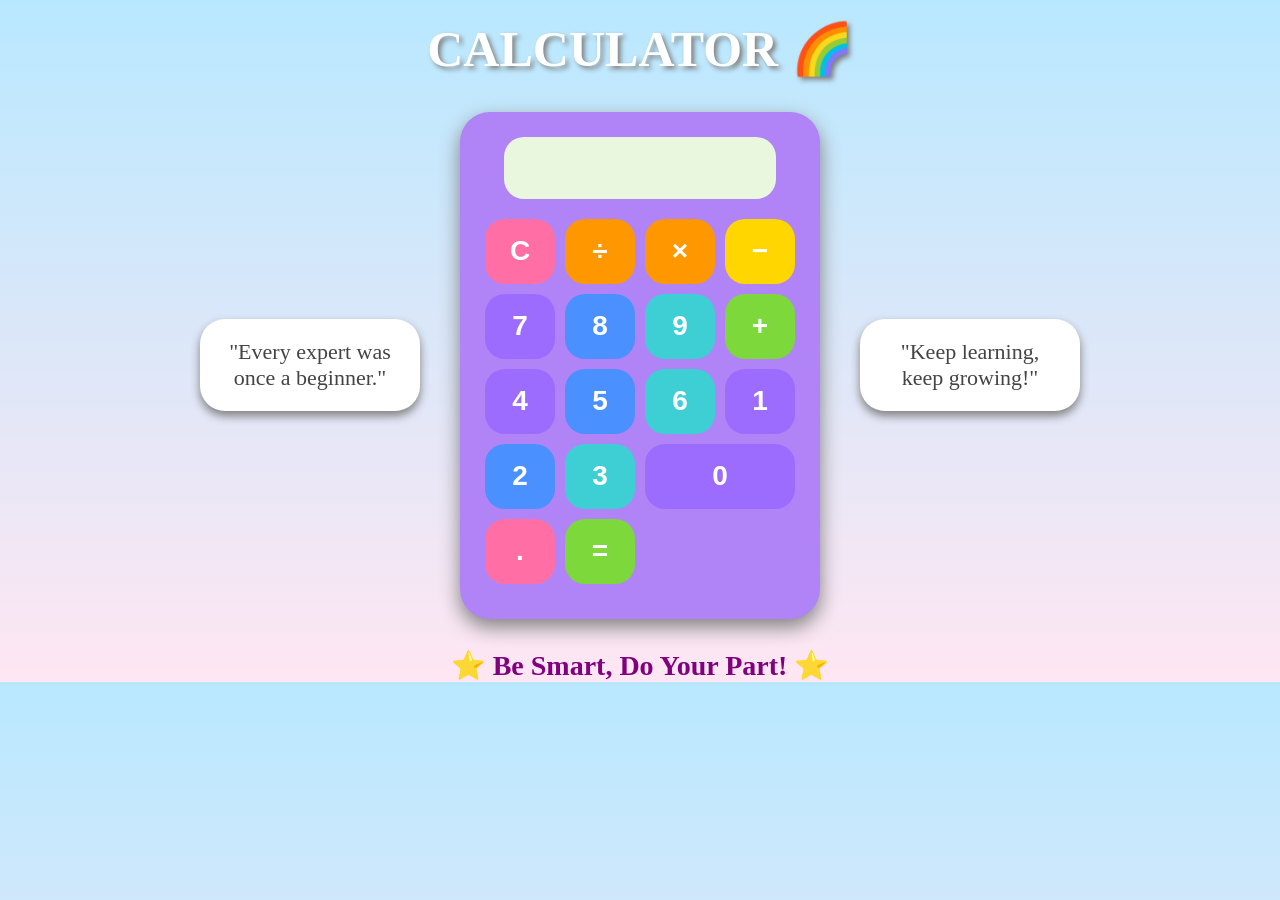
<file: calculator/index.html>
<!DOCTYPE html>
<html>
<head>
    <title>Kiddo Calculator</title>
    <link rel="stylesheet" href="style.css">
</head>
<body>

    <h1>CALCULATOR 🌈</h1>

    <div class="container">

        <div class="quote">
            "Every expert was once a beginner."
        </div>

        <div class="calculator">
            <input type="text" id="display" readonly>

            <div class="buttons">
                <button class="pink" onclick="clearDisplay()">C</button>
                <button class="orange" onclick="appendValue('/')">÷</button>
                <button class="orange" onclick="appendValue('*')">×</button>
                <button class="yellow" onclick="appendValue('-')">−</button>

                <button class="purple" onclick="appendValue('7')">7</button>
                <button class="blue" onclick="appendValue('8')">8</button>
                <button class="cyan" onclick="appendValue('9')">9</button>
                <button class="green" onclick="appendValue('+')">+</button>

                <button class="purple" onclick="appendValue('4')">4</button>
                <button class="blue" onclick="appendValue('5')">5</button>
                <button class="cyan" onclick="appendValue('6')">6</button>

                <button class="purple" onclick="appendValue('1')">1</button>
                <button class="blue" onclick="appendValue('2')">2</button>
                <button class="cyan" onclick="appendValue('3')">3</button>

                <button class="purple zero" onclick="appendValue('0')">0</button>
                <button class="pink" onclick="appendValue('.')">.</button>
                <button class="green equal" onclick="calculate()">=</button>
            </div>
        </div>

        <div class="quote">
            "Keep learning, keep growing!"
        </div>

    </div>

    <footer>
        ⭐ Be Smart, Do Your Part! ⭐
    </footer>

    <script src="script.js"></script>

</body>
</html>
</file>
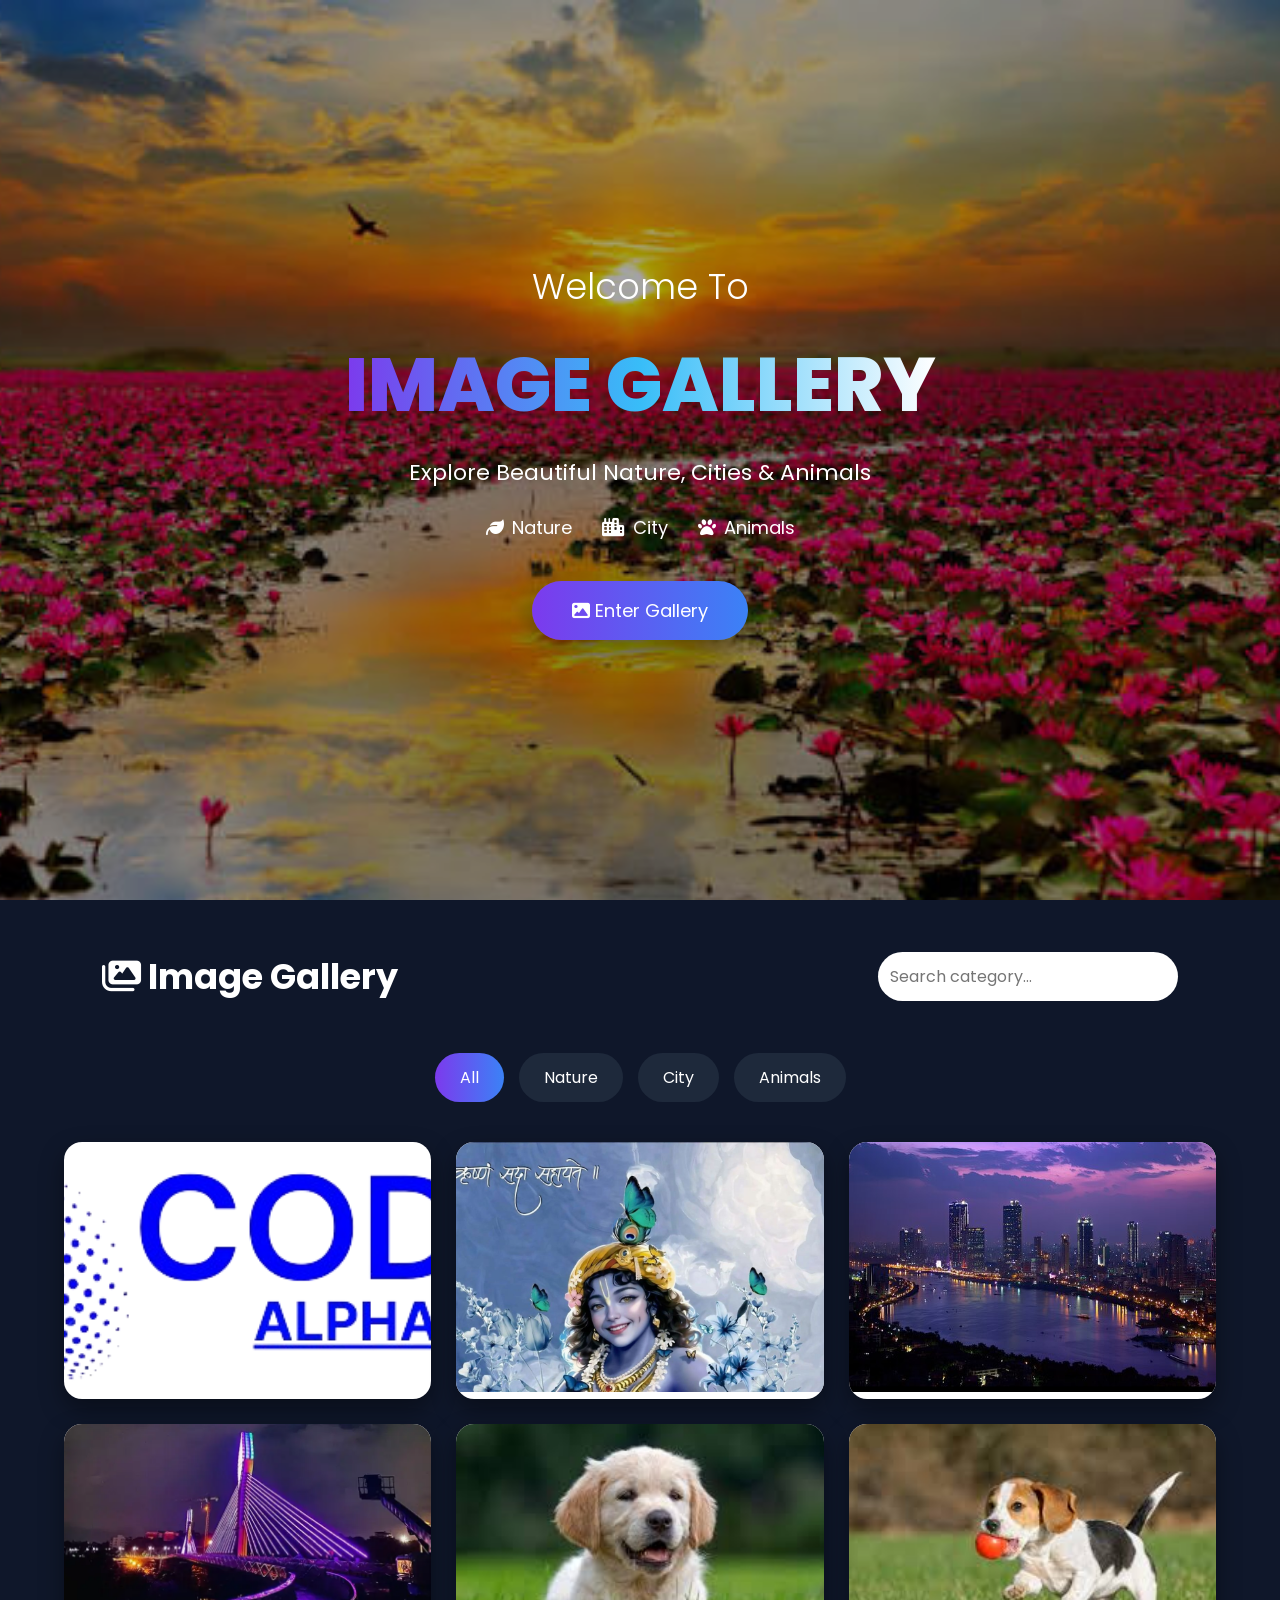
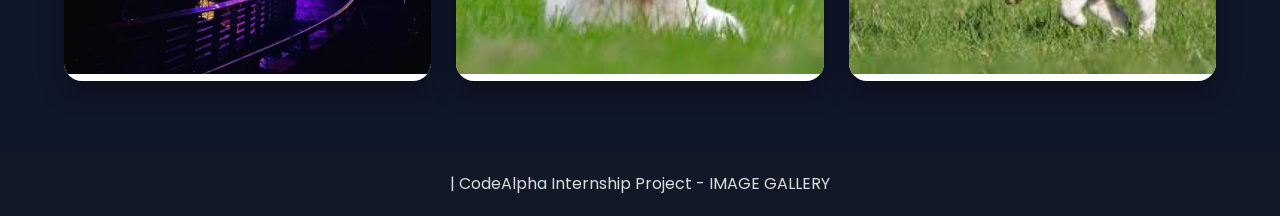
<file: CodeAlpha-ImageGalley/index.html>
<!DOCTYPE html>
<html lang="en">
<head>
    <meta charset="UTF-8">
    <meta name="viewport" content="width=device-width, initial-scale=1.0">
    <title>Modern Image Gallery</title>

    <!-- CSS -->
    <link rel="stylesheet" href="style.css">

    <!-- Font Awesome -->
    <link rel="stylesheet"
          href="https://cdnjs.cloudflare.com/ajax/libs/font-awesome/6.5.2/css/all.min.css">
</head>

<body>

<!-- ================= HERO SECTION ================= -->

<section class="hero">

    <div class="overlay"></div>

    <div class="hero-content">

        <h3>Welcome To</h3>

        <h1>IMAGE GALLERY</h1>

        <p>Explore Beautiful Nature, Cities & Animals</p>

        <div class="categories">

            <span><i class="fa-solid fa-leaf"></i> Nature</span>

            <span><i class="fa-solid fa-city"></i> City</span>

            <span><i class="fa-solid fa-paw"></i> Animals</span>

        </div>

        <button id="enterBtn">
            <i class="fa-solid fa-image"></i>
            Enter Gallery
        </button>

    </div>

</section>

<!-- ================= GALLERY SECTION ================= -->

<section id="gallerySection">

    <header>

        <h2>
            <i class="fa-solid fa-images"></i>
            Image Gallery
        </h2>

        <input
            type="text"
            id="search"
            placeholder="Search category...">

    </header>

    <!-- FILTER BUTTONS -->

    <div class="buttons">

        <button class="active" onclick="filterImages('all')">
            All
        </button>

        <button onclick="filterImages('nature')">
            Nature
        </button>

        <button onclick="filterImages('city')">
            City
        </button>

        <button onclick="filterImages('animal')">
            Animals
        </button>

    </div>

    <!-- IMAGE GALLERY -->

    <div class="gallery">

        <div class="image nature">
            <img src="images/image1.jpg"
                 alt="Nature"
                 onclick="openLightbox(0)">
            <div class="caption">
                Code Alpha
            </div>
        </div>

        <div class="image nature">
            <img src="images/krish.jpg"
                 alt="Nature"
                 onclick="openLightbox(1)">
            <div class="caption">
                Lord Krishna 
            </div>
        </div>

        <div class="image city">
            <img src="images/city1.jpg"
                 alt="City"
                 onclick="openLightbox(2)">
            <div class="caption">
                Night City
            </div>
        </div>

        <div class="image city">
            <img src="images/city2.jpg"
                 alt="City"
                 onclick="openLightbox(3)">
            <div class="caption">
                Modern Skyline
            </div>
        </div>

        <div class="image animal">
            <img src="images/animal1.jpg"
                 alt="Animal"
                 onclick="openLightbox(4)">
            <div class="caption">
                Pet
            </div>
        </div>

        <div class="image animal">
            <img src="images/animal2.jpg"
                 alt="Animal"
                 onclick="openLightbox(5)">
            <div class="caption">
                Cute Puppy
            </div>
        </div>

    </div>

</section>

<!-- ================= LIGHTBOX ================= -->

<div id="lightbox">

    <span class="close" onclick="closeLightbox()">
        &times;
    </span>

    <button class="prev" onclick="changeImage(-1)">
        &#10094;
    </button>

    <img id="lightbox-img" alt="Preview">

    <button class="next" onclick="changeImage(1)">
        &#10095;
    </button>

    <div id="counter"></div>

</div>

<!-- ================= FOOTER ================= -->

<footer>

    <p> |
        CodeAlpha Internship Project - IMAGE GALLERY
    </p>

</footer>

<!-- JavaScript -->
<script src="script.js"></script>

</body>
</html>
</file>
<file: calculator/style.css>
body {
    margin: 0;
    font-family: Comic Sans MS, cursive;
    background: linear-gradient(to bottom, #b8e8ff, #ffe6f2);
    text-align: center;
}

h1 {
    color: white;
    font-size: 50px;
    margin-top: 20px;
    text-shadow: 3px 3px 5px gray;
}

.container {
    display: flex;
    justify-content: center;
    align-items: center;
    gap: 40px;
    margin-top: 30px;
}

.quote {
    width: 180px;
    background: white;
    padding: 20px;
    border-radius: 25px;
    font-size: 22px;
    color: #444;
    box-shadow: 0 5px 10px gray;
}

.calculator {
    background: #b084f7;
    padding: 25px;
    border-radius: 30px;
    box-shadow: 0 8px 20px gray;
}

#display {
    width: 260px;
    height: 60px;
    font-size: 30px;
    text-align: right;
    border-radius: 20px;
    border: none;
    margin-bottom: 20px;
    padding-right: 10px;
    background: #eaf7df;
}

.buttons {
    display: grid;
    grid-template-columns: repeat(4, 70px);
    gap: 10px;
}

button {
    height: 65px;
    border: none;
    border-radius: 20px;
    font-size: 28px;
    font-weight: bold;
    cursor: pointer;
    color: white;
    transition: 0.3s;
}

button:hover {
    transform: scale(1.1);
}

.pink {
    background: #ff6fa5;
}

.orange {
    background: #ff9800;
}

.yellow {
    background: #ffd600;
}

.purple {
    background: #9c6bff;
}

.blue {
    background: #4a90ff;
}

.cyan {
    background: #3dcfd3;
}

.green {
    background: #7cd83b;
}

.equal {
    grid-row: span 2;
}

.zero {
    grid-column: span 2;
}

footer {
    margin-top: 30px;
    font-size: 28px;
    color: purple;
    font-weight: bold;
}
</file>
<file: CodeAlpha-ImageGalley/style.css>
@import url('https://fonts.googleapis.com/css2?family=Poppins:wght@300;400;500;600;700;800&display=swap');

*{
    margin:0;
    padding:0;
    box-sizing:border-box;
    font-family:'Poppins',sans-serif;
}

html{
    scroll-behavior:smooth;
}

body{
    background:#0f172a;
    color:white;
}

/* HERO SECTION */

.hero{
    height:100vh;
    background-image:url("assets/hero.jpg");
    background-size:cover;
    background-position:center;
    background-repeat:no-repeat;
    display:flex;
    justify-content:center;
    align-items:center;
    position:relative;
}

.overlay{
    position:absolute;
    top:0;
    left:0;
    width:100%;
    height:100%;
    background:rgba(0,0,0,0.35);
}

.hero-content{
    position:relative;
    z-index:2;
    text-align:center;
    animation:fadeUp 1.5s ease;
}

.hero h3{
    font-size:35px;
    font-weight:300;
}

.hero h1{
    font-size:75px;
    font-weight:800;
    margin:15px 0;
    background:linear-gradient(90deg,#7c3aed,#38bdf8,#ffffff);
    -webkit-background-clip:text;
    background-clip:text;
    -webkit-text-fill-color:transparent;
    color:transparent;
}

.hero p{
    font-size:22px;
    margin-bottom:25px;
}

.categories{
    display:flex;
    justify-content:center;
    gap:30px;
    margin-bottom:40px;
}

.categories span{
    display:flex;
    align-items:center;
    gap:8px;
    font-size:18px;
}

#enterBtn{
    padding:16px 40px;
    border:none;
    border-radius:40px;
    font-size:18px;
    cursor:pointer;
    color:white;
    background:linear-gradient(90deg,#7c3aed,#3b82f6);
    transition:.4s;
    box-shadow:0 10px 30px rgba(0,0,0,.4);
}

#enterBtn:hover{
    transform:translateY(-5px);
}

/* HEADER */

header{
    display:flex;
    justify-content:space-between;
    align-items:center;
    flex-wrap:wrap;
    padding:50px 8%;
}

header h2{
    font-size:35px;
}

header input{
    width:300px;
    padding:12px;
    border:none;
    border-radius:30px;
    font-size:16px;
}

/* BUTTONS */

.buttons{
    display:flex;
    justify-content:center;
    flex-wrap:wrap;
    gap:15px;
    margin-bottom:40px;
}

.buttons button{
    padding:12px 25px;
    border:none;
    border-radius:30px;
    cursor:pointer;
    background:#1e293b;
    color:white;
    transition:.3s;
    font-size:16px;
}

.buttons button:hover,
.buttons .active{
    background:linear-gradient(90deg,#7c3aed,#3b82f6);
}

/* GALLERY */

.gallery{
    width:90%;
    margin:auto;
    display:grid;
    grid-template-columns:repeat(auto-fit,minmax(280px,1fr));
    gap:25px;
    padding-bottom:70px;
}

.image{
    position:relative;
    overflow:hidden;
    border-radius:18px;
    background:white;
    box-shadow:0 10px 25px rgba(0,0,0,.4);
}

.image img{
    width:100%;
    height:250px;
    object-fit:cover;
    cursor:pointer;
    transition:.5s;
}

.image:hover img{
    transform:scale(1.1);
}

.caption{
    position:absolute;
    bottom:0;
    left:0;
    width:100%;
    background:rgba(0,0,0,.6);
    color:white;
    text-align:center;
    padding:12px;
    transform:translateY(100%);
    transition:.4s;
}

.image:hover .caption{
    transform:translateY(0);
}

/* LIGHTBOX */

#lightbox{
    display:none;
    position:fixed;
    top:0;
    left:0;
    width:100%;
    height:100%;
    background:rgba(0,0,0,.9);
    justify-content:center;
    align-items:center;
    flex-direction:column;
    z-index:1000;
}

#lightbox img{
    width:70%;
    max-width:850px;
    border-radius:20px;
}

.close{
    position:absolute;
    top:20px;
    right:35px;
    font-size:45px;
    cursor:pointer;
}

.prev,
.next{
    position:absolute;
    top:50%;
    transform:translateY(-50%);
    width:55px;
    height:55px;
    border:none;
    border-radius:50%;
    background:#7c3aed;
    color:white;
    font-size:24px;
    cursor:pointer;
}

.prev{
    left:40px;
}

.next{
    right:40px;
}

#counter{
    margin-top:20px;
    font-size:22px;
}

/* FOOTER */

footer{
    background:#111827;
    text-align:center;
    padding:20px;
    color:#ddd;
}

/* ANIMATION */

@keyframes fadeUp{

    from{
        opacity:0;
        transform:translateY(50px);
    }

    to{
        opacity:1;
        transform:translateY(0);
    }

}

/* RESPONSIVE */

@media(max-width:768px){

.hero h1{
    font-size:48px;
}

.hero h3{
    font-size:25px;
}

.hero p{
    font-size:18px;
}

.categories{
    flex-direction:column;
    gap:15px;
}

header{
    justify-content:center;
    gap:20px;
}

header input{
    width:100%;
}

#lightbox img{
    width:90%;
}

.prev{
    left:10px;
}

.next{
    right:10px;
}

}
</file>
